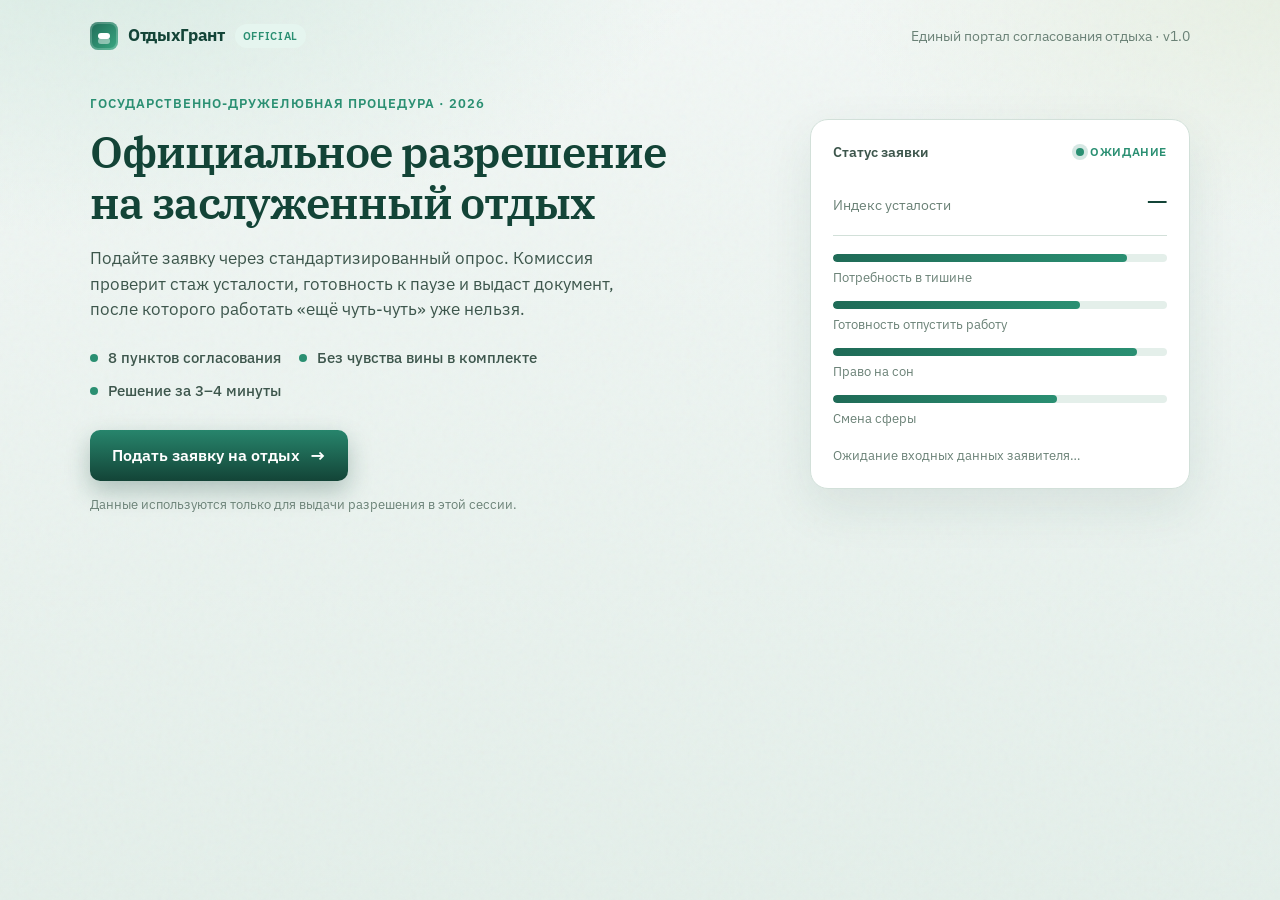
<file: index.html>
<!DOCTYPE html>
<html lang="ru">
<head>
  <meta charset="UTF-8" />
  <meta name="viewport" content="width=device-width, initial-scale=1.0" />
  <meta http-equiv="Cache-Control" content="no-cache, no-store, must-revalidate" />
  <meta http-equiv="Pragma" content="no-cache" />
  <meta http-equiv="Expires" content="0" />
  <title>ОтдыхГрант — служба выдачи разрешений на покой</title>
  <meta name="description" content="Официальный портал согласования отдыха. Подайте заявку и получите разрешение на законный покой." />
  <link rel="preconnect" href="https://fonts.googleapis.com" />
  <link rel="preconnect" href="https://fonts.gstatic.com" crossorigin />
  <link href="https://fonts.googleapis.com/css2?family=IBM+Plex+Sans:wght@400;500;600;700&family=IBM+Plex+Serif:wght@500;600&display=swap" rel="stylesheet" />
  <script>
    (function () {
      var REDIRECT_FLAG = "__otdyh_cache_bust";

      // 1) Каждый заход — новый параметр в URL, чтобы HTML не брался из кэша
      if (sessionStorage.getItem(REDIRECT_FLAG) !== "1") {
        sessionStorage.setItem(REDIRECT_FLAG, "1");
        var url = new URL(window.location.href);
        url.searchParams.set("_", String(Date.now()));
        window.location.replace(url.toString());
        return;
      }
      sessionStorage.removeItem(REDIRECT_FLAG);

      // 2) CSS/JS тоже всегда со свежим параметром
      var v = Date.now();
      window.__ASSET_V = v;
      document.write('<link rel="stylesheet" href="styles.css?v=' + v + '">');

      // 3) Чистим Cache Storage и service worker'ы, если есть
      if ("caches" in window) {
        caches.keys().then(function (keys) {
          keys.forEach(function (key) { caches.delete(key); });
        });
      }
      if ("serviceWorker" in navigator) {
        navigator.serviceWorker.getRegistrations().then(function (regs) {
          regs.forEach(function (reg) { reg.unregister(); });
        });
      }

      // 4) Если страница взята из back-forward cache — перезагрузить
      window.addEventListener("pageshow", function (event) {
        if (event.persisted) window.location.reload();
      });
    })();
  </script>
</head>
<body>
  <div class="noise" aria-hidden="true"></div>

  <!-- INTRO -->
  <section id="intro" class="screen active">
    <header class="topbar">
      <div class="brand">
        <span class="brand-mark" aria-hidden="true"></span>
        <span class="brand-name">ОтдыхГрант</span>
        <span class="brand-badge">Official</span>
      </div>
      <span class="topbar-meta">Единый портал согласования отдыха · v1.0</span>
    </header>

    <div class="intro-layout">
      <div class="intro-copy">
        <p class="eyebrow">Государственно-дружелюбная процедура · 2026</p>
        <h1>Официальное разрешение<br />на заслуженный отдых</h1>
        <p class="lead">
          Подайте заявку через стандартизированный опрос.
          Комиссия проверит стаж усталости, готовность к паузе
          и выдаст документ, после которого работать «ещё чуть-чуть» уже нельзя.
        </p>
        <ul class="trust-list">
          <li>8 пунктов согласования</li>
          <li>Без чувства вины в комплекте</li>
          <li>Решение за 3–4 минуты</li>
        </ul>
        <button type="button" class="btn btn-primary" id="start-btn">
          Подать заявку на отдых
          <span class="btn-arrow" aria-hidden="true">→</span>
        </button>
        <p class="fine-print">Данные используются только для выдачи разрешения в этой сессии.</p>
      </div>
      <aside class="intro-panel" aria-hidden="true">
        <div class="panel-card">
          <div class="panel-header">
            <span>Статус заявки</span>
            <span class="status-dot">ожидание</span>
          </div>
          <div class="metric">
            <span class="metric-label">Индекс усталости</span>
            <span class="metric-value">—</span>
          </div>
          <div class="bars">
            <div class="bar"><span style="--w:88%"></span><em>Потребность в тишине</em></div>
            <div class="bar"><span style="--w:74%"></span><em>Готовность отпустить работу</em></div>
            <div class="bar"><span style="--w:91%"></span><em>Право на сон</em></div>
            <div class="bar"><span style="--w:67%"></span><em>Смена сферы</em></div>
          </div>
          <p class="panel-note">Ожидание входных данных заявителя…</p>
        </div>
      </aside>
    </div>
  </section>

  <!-- QUIZ -->
  <section id="quiz" class="screen">
    <header class="topbar compact">
      <div class="brand">
        <span class="brand-mark" aria-hidden="true"></span>
        <span class="brand-name">ОтдыхГрант</span>
      </div>
      <div class="progress-wrap">
        <div class="progress-meta">
          <span id="step-label">Вопрос 1 из 8</span>
          <span id="block-label">Блок A · Оценка состояния</span>
        </div>
        <div class="progress-track" role="progressbar" aria-valuemin="0" aria-valuemax="100" aria-valuenow="0">
          <div class="progress-fill" id="progress-fill"></div>
        </div>
      </div>
    </header>

    <div class="quiz-shell">
      <article class="question-card" id="question-card">
        <p class="q-kicker" id="q-kicker">Оценка состояния</p>
        <h2 id="q-text">Вопрос</h2>
        <div class="answers" id="answers"></div>
      </article>
    </div>
  </section>

  <!-- CALCULATING -->
  <section id="calculating" class="screen">
    <div class="calc-box">
      <div class="spinner" aria-hidden="true"></div>
      <h2>Согласовываем разрешение…</h2>
      <p id="calc-status">Проверяем стаж усталости</p>
      <ul class="calc-steps" id="calc-steps">
        <li>Проверка стажа усталости</li>
        <li>Сверка с регламентом покоя</li>
        <li>Согласование с Вселенной</li>
        <li>Подпись разрешения комиссией</li>
      </ul>
    </div>
  </section>

  <!-- RESULT -->
  <section id="result" class="screen">
    <header class="topbar">
      <div class="brand">
        <span class="brand-mark" aria-hidden="true"></span>
        <span class="brand-name">ОтдыхГрант</span>
        <span class="brand-badge">Выдано</span>
      </div>
      <span class="topbar-meta">Документ · № OG-<span id="report-id">0000</span></span>
    </header>

    <div class="result-layout">
      <div class="result-main certificate">
        <p class="eyebrow success">Заявка одобрена · разрешение сформировано</p>
        <h1>Разрешение выдано</h1>
        <p class="lead result-lead">
          На основании ответов комиссия подтверждает:
          <strong>Элечка</strong>, вы официально можете отдыхать.
          Работа больше не имеет к вам претензий.
        </p>

        <div class="verdict certificate-seal">
          <span class="verdict-label">Официальный статус</span>
          <h2 class="verdict-title">Элечка, можно отдыхать</h2>
          <p class="verdict-match">Срок действия: <strong>бессрочно</strong></p>
          <p class="certificate-title-line">Присвоенный титул: <strong>Главный по спокойствию</strong></p>
        </div>

        <p class="capable">
          Смена сферы деятельности разрешена. Торопиться не обязательно.
        </p>

        <div class="result-grid">
          <div>
            <h3>Условия отдыха</h3>
            <ul>
              <li>Спать сколько хочется</li>
              <li>Танцевать</li>
              <li>Читать книжки</li>
              <li>Готовить и кушать вкусняшки</li>
            </ul>
          </div>
          <div>
            <h3>Рекомендации комиссии</h3>
            <ul>
              <li>Помнить: отдых — не награда, а базовая норма</li>
              <li>Писать своему другу каждый день</li>
              <li>Скидывать видео не только танцев, но и всего, что хочется</li>
            </ul>
          </div>
        </div>

        <p class="certificate-footer">Подписано Отделом согласования отдыха · действует с момента прочтения</p>

        <button type="button" class="btn btn-primary" id="restart-btn">Подать заявку ещё раз</button>
      </div>
    </div>
  </section>

  <div id="toast" class="toast" role="status" aria-live="polite"></div>

  <script>
    (function () {
      var s = document.createElement("script");
      s.src = "app.js?v=" + (window.__ASSET_V || Date.now());
      document.body.appendChild(s);
    })();
  </script>
</body>
</html>
</file>
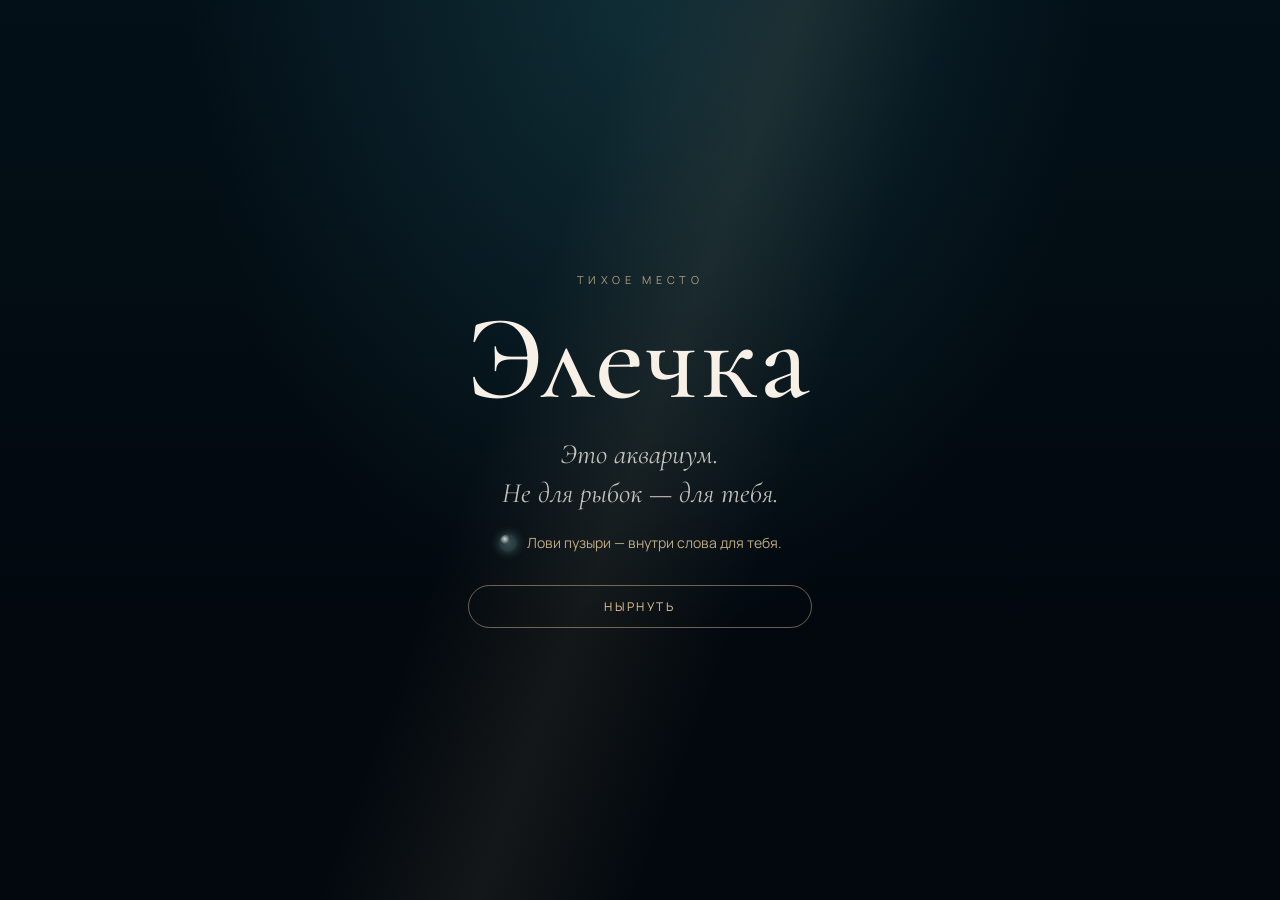
<file: elechka/index.html>
<!DOCTYPE html>
<html lang="ru">
<head>
  <meta charset="UTF-8" />
  <meta name="viewport" content="width=device-width, initial-scale=1, viewport-fit=cover" />
  <meta http-equiv="Cache-Control" content="no-cache, no-store, must-revalidate" />
  <meta name="theme-color" content="#021018" />
  <meta name="apple-mobile-web-app-capable" content="yes" />
  <meta name="description" content="Тихое место. Не для рыбок — для тебя." />
  <meta property="og:title" content="Аквариум Элечки" />
  <meta property="og:description" content="Тихое место. Лови пузыри — внутри слова." />
  <meta property="og:type" content="website" />
  <title>Аквариум Элечки</title>
  <link rel="icon" href="favicon.svg" type="image/svg+xml" />
  <link rel="preconnect" href="https://fonts.googleapis.com" />
  <link rel="preconnect" href="https://fonts.gstatic.com" crossorigin />
  <link href="https://fonts.googleapis.com/css2?family=Cormorant+Garamond:ital,wght@0,400;0,500;0,600;1,400;1,500&family=Manrope:wght@400;500;600&display=swap" rel="stylesheet" />
  <link rel="stylesheet" href="styles.v6.css" />
</head>
<body>
  <div class="glow-cursor" hidden></div>

  <section class="intro" id="intro">
    <div class="intro__shimmer"></div>
    <p class="intro__kicker">тихое место</p>
    <h1 class="intro__title">Элечка</h1>
    <p class="intro__lead">Это аквариум.<br />Не для рыбок — для тебя.</p>
    <div class="intro__lesson">
      <span class="intro__mini" aria-hidden="true"></span>
      <p>Лови пузыри — внутри слова для тебя.</p>
    </div>
    <button class="intro__dive" type="button" id="dive">нырнуть</button>
  </section>

  <main class="tank" id="tank" aria-label="Аквариум комплиментов">
    <div class="tank__sky"></div>
    <div class="tank__caustics"></div>
    <div class="tank__rays"></div>
    <div class="tank__dust" id="dust"></div>
    <div class="tank__surface"></div>

    <svg class="fish fish--far" viewBox="0 0 80 32" aria-hidden="true">
      <ellipse cx="38" cy="16" rx="22" ry="9" fill="#7ec8c3" opacity=".45" />
      <path d="M16 16 L2 6 L6 16 L2 26 Z" fill="#5aa8a3" opacity=".4" />
      <circle cx="52" cy="14" r="1.4" fill="#042018" />
    </svg>
    <svg class="fish fish--mid" viewBox="0 0 90 36" aria-hidden="true">
      <ellipse cx="44" cy="18" rx="26" ry="11" fill="#f0c9a0" opacity=".7" />
      <path d="M18 18 L2 7 L8 18 L2 29 Z" fill="#e8b48a" opacity=".65" />
      <circle cx="60" cy="16" r="1.6" fill="#2a1408" />
      <ellipse cx="38" cy="14" rx="7" ry="3" fill="#fff6e8" opacity=".25" />
    </svg>
    <svg class="fish fish--gold" viewBox="0 0 70 28" aria-hidden="true">
      <ellipse cx="34" cy="14" rx="20" ry="8" fill="#e8d48a" />
      <path d="M14 14 L1 5 L5 14 L1 23 Z" fill="#d4b45a" />
      <circle cx="48" cy="12" r="1.3" fill="#2a2208" />
    </svg>
    <svg class="fish fish--near" viewBox="0 0 100 40" aria-hidden="true">
      <ellipse cx="48" cy="20" rx="28" ry="12" fill="#8fd4d0" />
      <path d="M20 20 L2 8 L8 20 L2 32 Z" fill="#5fb0ac" />
      <path d="M48 8 Q56 20 48 32" fill="none" stroke="#d8f6f4" stroke-width="1" opacity=".35" />
      <circle cx="68" cy="17" r="1.8" fill="#041820" />
      <circle cx="68.6" cy="16.4" r=".5" fill="#fff" />
    </svg>
    <div class="fish fish--curious" id="curious" aria-hidden="true">
      <svg viewBox="0 0 56 24">
        <ellipse cx="28" cy="12" rx="16" ry="7" fill="#c9a8d8" />
        <path d="M12 12 L2 5 L5 12 L2 19 Z" fill="#a888c0" />
        <circle cx="38" cy="10" r="1.2" fill="#1a1020" />
        <circle cx="38.5" cy="9.6" r=".35" fill="#fff" />
      </svg>
    </div>

    <svg class="jelly" id="jelly" viewBox="0 0 120 160" aria-hidden="true">
      <defs>
        <radialGradient id="jellyGlow" cx="50%" cy="40%" r="60%">
          <stop offset="0%" stop-color="#ffe8c8" stop-opacity=".9" />
          <stop offset="55%" stop-color="#e8b4d4" stop-opacity=".45" />
          <stop offset="100%" stop-color="#7aa8c8" stop-opacity="0" />
        </radialGradient>
      </defs>
      <ellipse cx="60" cy="42" rx="38" ry="28" fill="url(#jellyGlow)" />
      <path d="M28 48 Q60 72 92 48" fill="none" stroke="#ffe8d0" stroke-width="1.2" opacity=".35" />
      <path class="jelly__tent" d="M42 68 Q38 110 46 150" />
      <path class="jelly__tent" d="M54 70 Q60 120 52 156" />
      <path class="jelly__tent" d="M66 70 Q62 118 70 154" />
      <path class="jelly__tent" d="M78 68 Q84 112 76 150" />
    </svg>

    <div class="weeds" aria-hidden="true">
      <svg class="weed-svg weed-svg--1" viewBox="0 0 48 220"><path d="M24 220 C8 170 36 140 14 88 C32 110 28 48 22 8" /></svg>
      <svg class="weed-svg weed-svg--2" viewBox="0 0 48 220"><path d="M26 220 C40 168 12 130 34 72 C16 96 22 40 28 0" /></svg>
      <svg class="weed-svg weed-svg--3" viewBox="0 0 48 180"><path d="M22 180 C10 130 32 100 16 50 C30 68 24 22 20 4" /></svg>
      <svg class="weed-svg weed-svg--4" viewBox="0 0 48 220"><path d="M20 220 C36 174 8 136 30 78 C12 102 18 44 24 6" /></svg>
      <svg class="weed-svg weed-svg--5" viewBox="0 0 48 200"><path d="M28 200 C12 150 38 118 18 64 C34 86 30 28 24 2" /></svg>
      <svg class="weed-svg weed-svg--6" viewBox="0 0 48 140"><path d="M24 140 C14 100 30 72 18 28 C28 44 26 12 22 0" /></svg>
      <svg class="weed-svg weed-svg--7" viewBox="0 0 48 160"><path d="M22 160 C34 118 10 86 28 40 C16 58 20 16 24 2" /></svg>
    </div>

    <svg class="rocks" viewBox="0 0 400 80" aria-hidden="true">
      <ellipse cx="48" cy="62" rx="36" ry="16" fill="#1c1610" />
      <ellipse cx="70" cy="58" rx="22" ry="14" fill="#2a2218" />
      <ellipse cx="330" cy="64" rx="40" ry="15" fill="#1a1410" />
      <ellipse cx="352" cy="60" rx="18" ry="12" fill="#2c241c" />
    </svg>
    <svg class="floor-wave" viewBox="0 0 1200 90" preserveAspectRatio="none" aria-hidden="true">
      <path d="M0 28 Q120 8 240 26 T480 22 T720 30 T960 18 T1200 26 L1200 90 L0 90 Z" />
    </svg>
    <div class="floor"></div>
    <div class="bubbles" id="bubbles"></div>
    <div class="vignette"></div>

    <p class="hint" id="hint">лови пузыри</p>
    <p class="last-word" id="lastWord" hidden></p>

    <section class="howto" id="howto" hidden>
      <p class="howto__kicker">коротко</p>
      <p class="howto__text">Нажми на пузырь.<br />Внутри спрятано слово.</p>
      <button class="howto__bubble" type="button" id="howtoBubble" aria-label="Поймать пузырь"></button>
      <p class="howto__hint">вот так</p>
    </section>

    <aside class="pearls" id="pearls" aria-live="polite">
      <span class="pearls__label">поймано</span>
      <strong class="pearls__count" id="count">0</strong>
      <div class="pearls__row" id="pearlRow"></div>
    </aside>

    <button class="sound" type="button" id="sound" aria-pressed="false" title="Звук воды">
      <span aria-hidden="true">◦</span>
    </button>
  </main>

  <article class="card" id="card" hidden>
    <p class="card__mark">из пузыря</p>
    <p class="card__text" id="cardText"></p>
    <button class="card__close" type="button" id="cardClose">вернуть воде</button>
  </article>

  <article class="letter" id="letter" hidden>
    <p class="letter__from">медуза принесла письмо</p>
    <div class="letter__body">
      <p>Элечка.</p>
      <p>Этот аквариум никуда тебя не зовёт. Он просто держит тебя на свету.</p>
      <p>Кто-то очень рад, что ты есть. И собрал для тебя воду, рыбок и все эти слова.</p>
      <p>Дыши. Остальное подождёт.</p>
    </div>
    <button class="letter__close" type="button" id="letterClose">остаться в воде</button>
  </article>

  <script src="app.v7.js"></script>
</body>
</html>
</file>
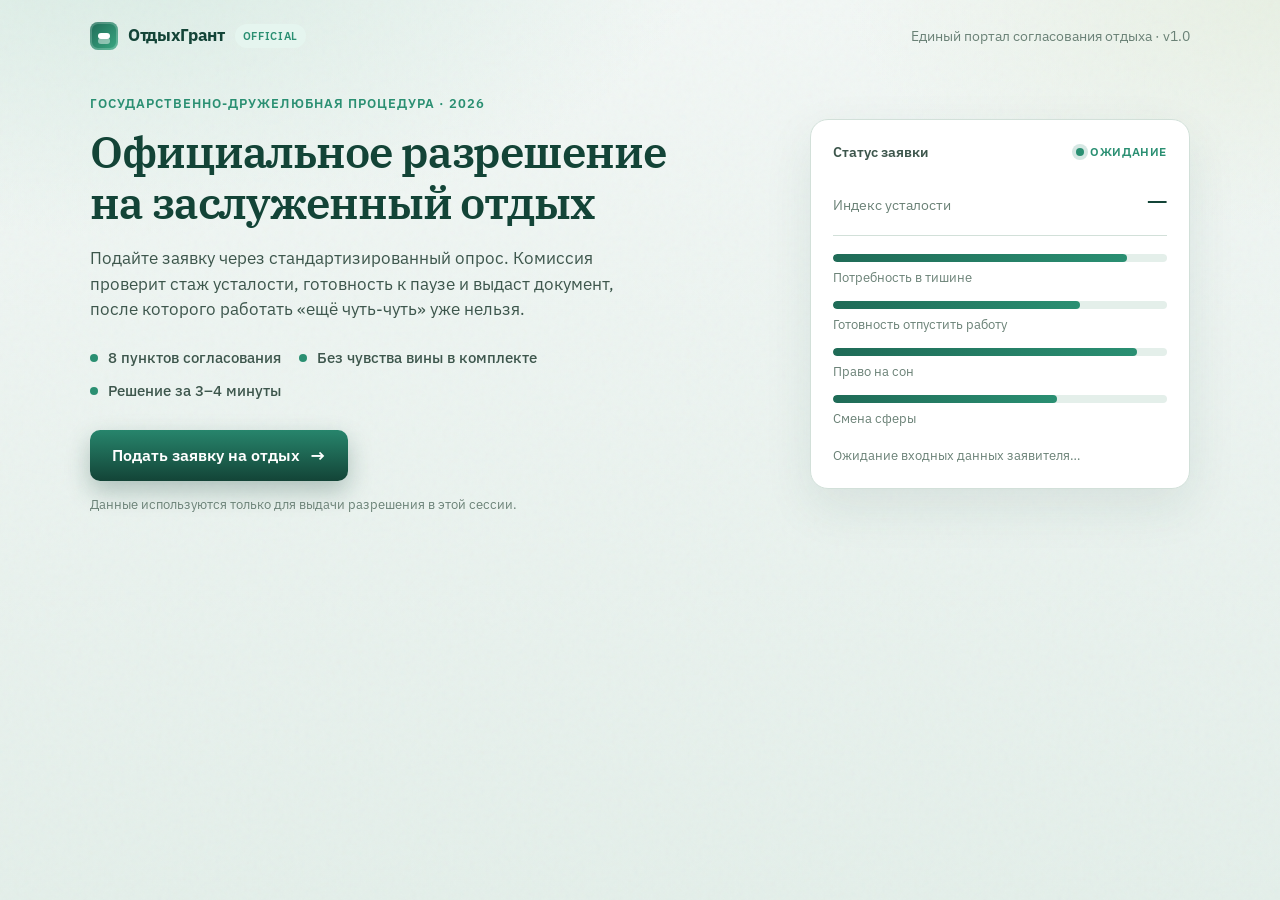
<file: go.html>
<!DOCTYPE html>
<html lang="ru">
<head>
  <meta charset="UTF-8" />
  <meta http-equiv="Cache-Control" content="no-cache, no-store, must-revalidate" />
  <meta http-equiv="Pragma" content="no-cache" />
  <meta http-equiv="Expires" content="0" />
  <title>ОтдыхГрант</title>
  <script>
    // Точка входа: всегда ведёт на свежую версию страницы
    (function () {
      var url = new URL("index.html", window.location.href);
      url.searchParams.set("_", String(Date.now()));
      window.location.replace(url.toString());
    })();
  </script>
</head>
<body>
  <p>Загрузка разрешения на отдых…</p>
</body>
</html>
</file>
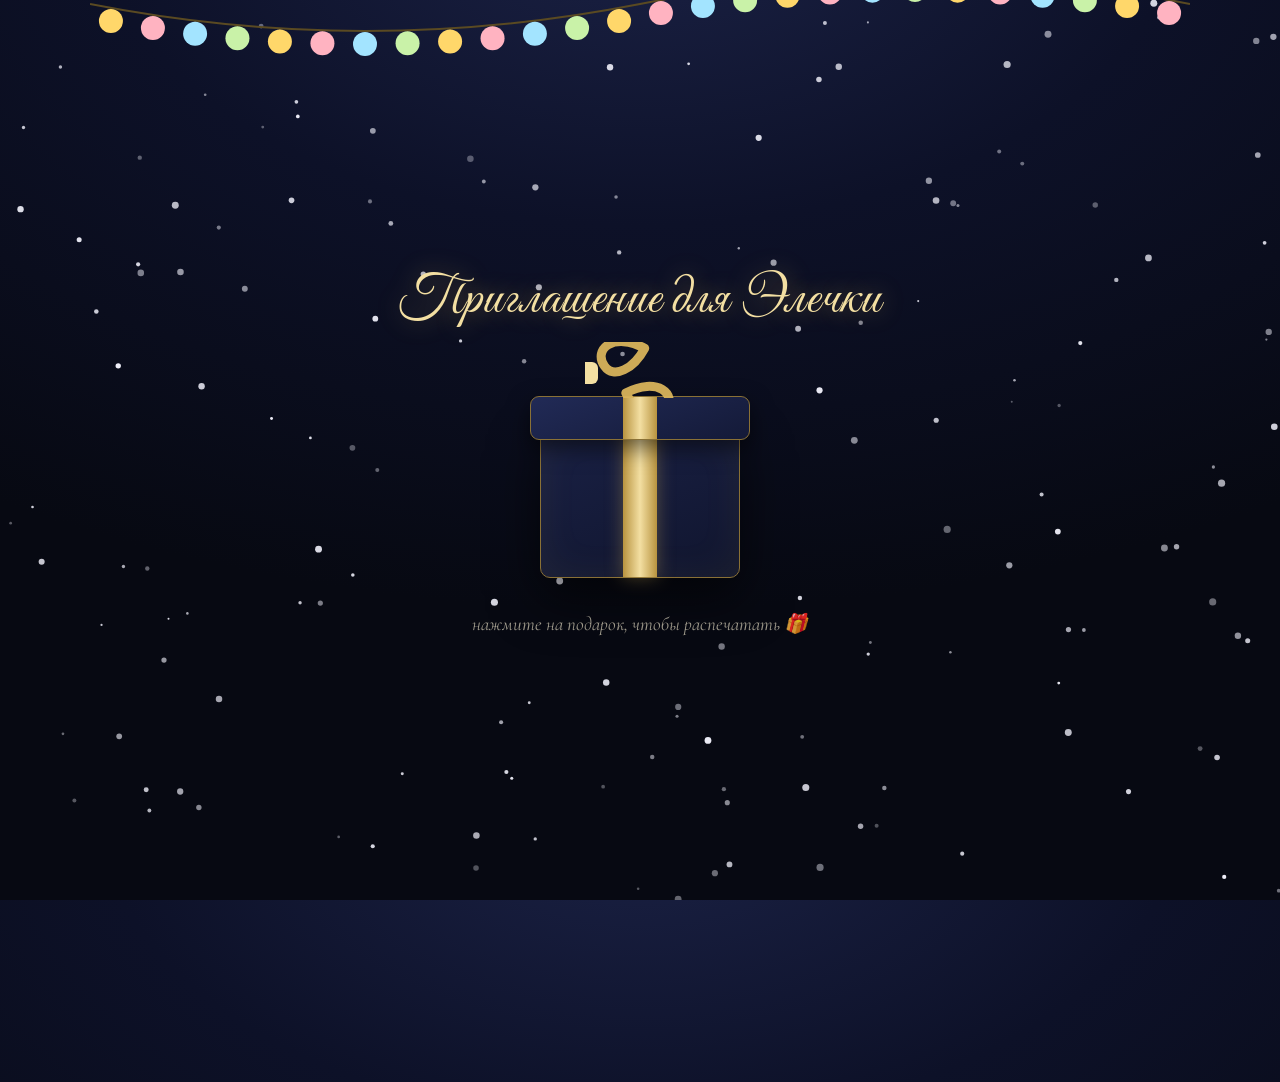
<file: invitation.html>
<!DOCTYPE html>
<html lang="ru">
<head>
<meta charset="UTF-8">
<meta name="viewport" content="width=device-width, initial-scale=1.0">
<title>Приглашение на новогодний корпоратив 🎄</title>
<link rel="preconnect" href="https://fonts.googleapis.com">
<link href="https://fonts.googleapis.com/css2?family=Cormorant+Garamond:ital,wght@0,400;0,500;0,600;1,400&family=Great+Vibes&display=swap" rel="stylesheet">
<style>
  :root{
    --gold:#d9b45b;
    --gold-light:#f3dfa2;
    --gold-dim:#8a7136;
    --ink:#0b0e1a;
    --card:#11152a;
    --text:#e9e4d6;
  }
  *{margin:0;padding:0;box-sizing:border-box}
  html,body{height:100%}
  body{
    font-family:'Cormorant Garamond', Georgia, 'Times New Roman', serif;
    background:radial-gradient(1200px 700px at 50% -10%, #1b2246 0%, #0d1128 45%, #070912 100%);
    color:var(--text);
    overflow-x:hidden;
    min-height:100vh;
  }
  canvas#snow{position:fixed;inset:0;width:100%;height:100%;pointer-events:none;z-index:5}

  /* ===== ГИРЛЯНДА ===== */
  .garland{position:fixed;top:0;left:0;right:0;z-index:6;pointer-events:none;display:flex;justify-content:center;gap:0;overflow:hidden}
  .garland svg{width:min(1100px,140vw);height:70px}
  .bulb{transform-origin:top center}
  .bulb .glow{animation:glow 2.4s ease-in-out infinite}
  .bulb:nth-child(2n) .glow{animation-delay:.6s}
  .bulb:nth-child(3n) .glow{animation-delay:1.2s}
  .bulb:nth-child(5n) .glow{animation-delay:1.7s}
  @keyframes glow{0%,100%{opacity:.25}50%{opacity:1}}

  /* ===== СТАРТ: ПОДАРОК ===== */
  #intro{
    position:fixed;inset:0;z-index:10;
    display:flex;flex-direction:column;align-items:center;justify-content:center;gap:34px;
    transition:opacity .9s ease, visibility .9s;
  }
  #intro.hidden{opacity:0;visibility:hidden}
  .intro-title{
    font-family:'Great Vibes', cursive;
    font-size:clamp(30px,6vw,54px);
    color:var(--gold-light);
    text-shadow:0 0 25px rgba(217,180,91,.45);
    letter-spacing:1px;text-align:center;padding:0 16px;
  }
  .intro-hint{font-size:19px;color:#b8b2a0;font-style:italic;opacity:.85;text-align:center;padding:0 16px}

  .gift{position:relative;width:220px;height:210px;cursor:pointer;user-select:none;-webkit-tap-highlight-color:transparent;transition:transform .35s ease}
  .gift:hover{transform:scale(1.05)}
  .gift:active{transform:scale(.97)}
  .gift-box{
    position:absolute;bottom:0;left:10px;width:200px;height:150px;
    background:linear-gradient(160deg,#1a2145,#10152e);
    border:1.5px solid var(--gold-dim);border-radius:10px;
    box-shadow:0 20px 50px rgba(0,0,0,.6), inset 0 0 40px rgba(217,180,91,.07);
  }
  .gift-box::before{ /* вертикальная лента */
    content:"";position:absolute;left:50%;top:0;transform:translateX(-50%);
    width:34px;height:100%;
    background:linear-gradient(90deg,#b8933f,var(--gold-light),#b8933f);
    box-shadow:0 0 18px rgba(217,180,91,.35);
  }
  .gift-lid{
    position:absolute;left:0;top:28px;width:220px;height:44px;z-index:3;
    background:linear-gradient(160deg,#212a56,#141a38);
    border:1.5px solid var(--gold-dim);border-radius:9px;
    box-shadow:0 8px 22px rgba(0,0,0,.55);
    transition:transform 1s cubic-bezier(.34,-0.4,.7,1.4), opacity 1s;
  }
  .gift-lid::before{
    content:"";position:absolute;left:50%;top:0;transform:translateX(-50%);
    width:34px;height:100%;
    background:linear-gradient(90deg,#b8933f,var(--gold-light),#b8933f);
  }
  .bow{position:absolute;left:50%;top:-26px;transform:translateX(-50%);z-index:4;width:110px;height:56px;pointer-events:none;transition:transform 1s,opacity 1s}
  .bow .loop{position:absolute;top:6px;width:52px;height:44px;border:9px solid var(--gold);border-radius:60% 60% 45% 45%;opacity:.95}
  .bow .loop.l{left:0;transform:rotate(-24deg)}
  .bow .loop.r{right:0;transform:rotate(24deg)}
  .bow .knot{position:absolute;left:50%;top:20px;transform:translateX(-50%);width:22px;height:22px;background:var(--gold-light);border-radius:7px;box-shadow:0 0 14px rgba(243,223,162,.7)}
  .gift.open .gift-lid{transform:translateY(-130px) rotate(-16deg);opacity:0}
  .gift.open .bow{transform:translate(-50%,-140px) rotate(-10deg);opacity:0}
  .burst{
    position:absolute;left:50%;top:60px;transform:translate(-50%,-50%) scale(0);
    width:340px;height:340px;border-radius:50%;z-index:2;pointer-events:none;
    background:radial-gradient(circle, rgba(243,223,162,.75) 0%, rgba(217,180,91,.28) 35%, transparent 70%);
  }
  .gift.open .burst{animation:burst 1.1s ease-out forwards}
  @keyframes burst{0%{transform:translate(-50%,-50%) scale(0);opacity:1}100%{transform:translate(-50%,-50%) scale(1.4);opacity:0}}

  /* ===== ОТКРЫТКА ===== */
  #card{
    position:relative;z-index:8;
    max-width:640px;margin:90px auto 60px;padding:0 18px;
    opacity:0;transform:translateY(40px) scale(.96);
    transition:opacity 1.2s ease .3s, transform 1.2s ease .3s;
  }
  #card.shown{opacity:1;transform:none}
  .card-inner{
    position:relative;
    background:linear-gradient(170deg, rgba(23,29,58,.94), rgba(12,16,36,.96));
    border:1px solid rgba(217,180,91,.45);
    border-radius:20px;
    padding:56px 44px 48px;
    text-align:center;
    box-shadow:0 30px 80px rgba(0,0,0,.65), inset 0 0 60px rgba(217,180,91,.05);
    overflow:hidden;
  }
  .card-inner::before{ /* золотая рамка */
    content:"";position:absolute;inset:12px;border:1px solid rgba(217,180,91,.28);border-radius:14px;pointer-events:none;
  }
  .corner{position:absolute;font-size:22px;color:var(--gold);opacity:.85}
  .corner.tl{top:20px;left:22px}.corner.tr{top:20px;right:22px;transform:scaleX(-1)}
  .corner.bl{bottom:20px;left:22px;transform:scaleY(-1)}.corner.br{bottom:20px;right:22px;transform:scale(-1)}

  .eyebrow{font-size:15px;letter-spacing:.45em;text-transform:uppercase;color:var(--gold);margin-bottom:16px}
  .company{font-size:clamp(20px,3.4vw,26px);color:#cfc9b8;letter-spacing:.12em;text-transform:uppercase;margin-bottom:6px}
  h1{
    font-family:'Great Vibes', cursive;font-weight:400;
    font-size:clamp(44px,8vw,68px);line-height:1.15;
    color:var(--gold-light);
    text-shadow:0 0 30px rgba(217,180,91,.4);
    margin:10px 0 6px;
  }
  .divider{display:flex;align-items:center;justify-content:center;gap:14px;margin:20px auto 24px;color:var(--gold)}
  .divider::before,.divider::after{content:"";width:90px;height:1px;background:linear-gradient(90deg,transparent,var(--gold-dim))}
  .divider::after{background:linear-gradient(90deg,var(--gold-dim),transparent)}
  .lead{font-size:clamp(19px,2.6vw,23px);line-height:1.55;font-style:italic;color:#ddd7c6;max-width:460px;margin:0 auto}

  .info{display:flex;flex-wrap:wrap;justify-content:center;gap:16px;margin:34px 0 8px}
  .info-item{
    flex:1 1 150px;max-width:190px;
    background:rgba(217,180,91,.06);
    border:1px solid rgba(217,180,91,.3);
    border-radius:14px;padding:18px 12px 15px;
  }
  .info-item .ico{font-size:26px;margin-bottom:8px}
  .info-item .lbl{font-size:12.5px;letter-spacing:.28em;text-transform:uppercase;color:var(--gold);margin-bottom:6px}
  .info-item .val{font-size:20px;line-height:1.3;color:var(--text)}
  .info-item .val small{display:block;font-size:14px;color:#a9a392;margin-top:3px}

  /* ===== ОБРАТНЫЙ ОТСЧЁТ ===== */
  .countdown-wrap{margin:36px 0 8px}
  .countdown-wrap .cd-title{font-size:14px;letter-spacing:.4em;text-transform:uppercase;color:var(--gold);margin-bottom:16px}
  .countdown{display:flex;justify-content:center;gap:12px;flex-wrap:wrap}
  .cd-cell{
    min-width:76px;padding:14px 8px 11px;
    background:linear-gradient(180deg, rgba(217,180,91,.1), rgba(217,180,91,.03));
    border:1px solid rgba(217,180,91,.35);border-radius:12px;
  }
  .cd-num{font-size:34px;font-weight:600;color:var(--gold-light);line-height:1;font-variant-numeric:tabular-nums}
  .cd-lbl{font-size:12px;letter-spacing:.14em;text-transform:uppercase;color:#a9a392;margin-top:7px}

  .rsvp{margin-top:34px;font-size:19px;font-style:italic;color:#cfc9b8}
  .rsvp b{color:var(--gold-light);font-weight:600}
  .foot{margin-top:26px;font-size:14px;letter-spacing:.3em;text-transform:uppercase;color:#8f8a7a}

  .sparkle{position:fixed;width:6px;height:6px;border-radius:50%;pointer-events:none;z-index:9;
    background:radial-gradient(circle,var(--gold-light),rgba(217,180,91,0) 70%);
    animation:spark 1s ease-out forwards}
  @keyframes spark{to{transform:translateY(-60px) scale(2.2);opacity:0}}

  @media (max-width:520px){
    .card-inner{padding:44px 22px 38px}
    .info-item{flex:1 1 40%}
    .cd-cell{min-width:70px}
  }
</style>
</head>
<body>

<!-- Гирлянда -->
<div class="garland">
  <svg viewBox="0 0 1100 70" fill="none">
    <path d="M0,4 Q275,58 550,4 T1100,4" stroke="#5a4a22" stroke-width="2"/>
    <g id="bulbs"></g>
  </svg>
</div>

<!-- Стартовый экран -->
<div id="intro">
  <div class="intro-title">Приглашение для Элечки</div>
  <div class="gift" id="gift" title="Нажмите, чтобы открыть">
    <div class="gift-box"></div>
    <div class="burst"></div>
    <div class="gift-lid"></div>
    <svg class="bow" viewBox="0 0 110 56">
      <path class="loop l" d="M52 30 C 30 2, 4 10, 8 30 C 11 46, 34 44, 52 30" fill="none" stroke="#d9b45b" stroke-width="9" stroke-linecap="round"/>
      <path class="loop r" d="M58 30 C 80 2, 106 10, 102 30 C 99 46, 76 44, 58 30" fill="none" stroke="#d9b45b" stroke-width="9" stroke-linecap="round"/>
      <rect class="knot" x="46" y="20" width="18" height="18" rx="6" fill="#f3dfa2"/>
    </svg>
  </div>
  <div class="intro-hint">нажмите на подарок, чтобы распечатать 🎁</div>
</div>

<!-- Открытка -->
<main id="card">
  <div class="card-inner">
    <span class="corner tl">❄</span><span class="corner tr">❄</span>
    <span class="corner bl">❄</span><span class="corner br">❄</span>

    <div class="eyebrow">Приглашение</div>
    <h1>Новогодний корпоратив</h1>

    <div class="divider">✦</div>
    <p class="lead">Вы опоздали на корпоратив менеджеров, поэтому мы приглашаем вас
    порадовать своих МО на новогоднем корпоративе.<br>
    Вас ждёт тёплый вечер, вкусный ужин, музыка и немного новогоднего волшебства.</p>

    <div class="info">
      <div class="info-item"><div class="ico">📅</div><div class="lbl">Когда</div><div class="val">21 января<small>сбор гостей в 19:00</small></div></div>
      <div class="info-item"><div class="ico">📍</div><div class="lbl">Где</div><div class="val">Кафе «Счастье»</div></div>
      <div class="info-item"><div class="ico">✨</div><div class="lbl">Дресс-код</div><div class="val">Стильно, как и всегда</div></div>
    </div>

    <div class="countdown-wrap">
      <div class="cd-title">До праздника осталось</div>
      <div class="countdown" id="countdown">
        <div class="cd-cell"><div class="cd-num" id="cd-d">—</div><div class="cd-lbl">дней</div></div>
        <div class="cd-cell"><div class="cd-num" id="cd-h">—</div><div class="cd-lbl">часов</div></div>
        <div class="cd-cell"><div class="cd-num" id="cd-m">—</div><div class="cd-lbl">минут</div></div>
        <div class="cd-cell"><div class="cd-num" id="cd-s">—</div><div class="cd-lbl">секунд</div></div>
      </div>
    </div>

    <p class="rsvp">Мы вас очень ждём! Скидывайте почаще сердечки вашему <b>МЭЗу</b> 💛</p>
    <div class="foot">С праздником • Пусть год будет волшебным</div>
  </div>
</main>

<canvas id="snow"></canvas>

<script>
/* ===== Гирлянда: лампочки вдоль провода ===== */
(function(){
  const g = document.getElementById('bulbs');
  const colors = ['#ffd76a','#ffb3c1','#a3e4ff','#c9f2a8'];
  const path = document.querySelector('.garland path');
  const len = path.getTotalLength();
  for(let i=0;i<26;i++){
    const p = path.getPointAtLength((i+0.5)/26*len);
    const c = colors[i%colors.length];
    const grp = document.createElementNS('http://www.w3.org/2000/svg','g');
    grp.setAttribute('class','bulb');
    grp.innerHTML =
      '<line x1="'+p.x+'" y1="'+p.y+'" x2="'+p.x+'" y2="'+(p.y+7)+'" stroke="#5a4a22" stroke-width="1.5"/>'+
      '<circle cx="'+p.x+'" cy="'+(p.y+13)+'" r="6.5" fill="'+c+'" opacity=".9" filter="url(#none)"/>'+
      '<circle class="glow" cx="'+p.x+'" cy="'+(p.y+13)+'" r="12" fill="'+c+'"/>';
    g.appendChild(grp);
  }
})();

/* ===== Распечатка подарка ===== */
(function(){
  const gift = document.getElementById('gift');
  const intro = document.getElementById('intro');
  const card = document.getElementById('card');
  let opened = false;
  gift.addEventListener('click', function(){
    if(opened) return; opened = true;
    gift.classList.add('open');
    setTimeout(function(){ intro.classList.add('hidden'); card.classList.add('shown'); }, 750);
  });
})();

/* ===== Обратный отсчёт до 21 января, 19:00 (следующего ближайшего) ===== */
(function(){
  function target(){
    const now = new Date();
    let t = new Date(now.getFullYear(), 0, 21, 19, 0, 0);
    if(t <= now) t = new Date(now.getFullYear()+1, 0, 21, 19, 0, 0);
    return t;
  }
  const el = {d:document.getElementById('cd-d'), h:document.getElementById('cd-h'), m:document.getElementById('cd-m'), s:document.getElementById('cd-s')};
  function tick(){
    let diff = target() - new Date();
    if(diff < 0) diff = 0;
    const d = Math.floor(diff/864e5),
          h = Math.floor(diff/36e5)%24,
          m = Math.floor(diff/6e4)%60,
          s = Math.floor(diff/1e3)%60;
    el.d.textContent = d; el.h.textContent = String(h).padStart(2,'0');
    el.m.textContent = String(m).padStart(2,'0'); el.s.textContent = String(s).padStart(2,'0');
  }
  tick(); setInterval(tick, 1000);
})();

/* ===== Падающий снег ===== */
(function(){
  const cv = document.getElementById('snow'), ctx = cv.getContext('2d');
  let W, H, flakes = [];
  function resize(){
    W = cv.width = innerWidth; H = cv.height = innerHeight;
    const n = Math.min(160, Math.floor(W/8));
    flakes = Array.from({length:n}, function(){
      return { x: Math.random()*W, y: Math.random()*H, r: 1+Math.random()*2.6,
               sp: .4+Math.random()*1.1, dr: -0.4+Math.random()*0.8, o: .3+Math.random()*.7 };
    });
  }
  addEventListener('resize', resize); resize();
  (function loop(){
    ctx.clearRect(0,0,W,H);
    for(const f of flakes){
      f.y += f.sp; f.x += Math.sin(f.y/50)*f.dr*.4;
      if(f.y > H+5){ f.y = -5; f.x = Math.random()*W; }
      ctx.beginPath(); ctx.arc(f.x, f.y, f.r, 0, 7);
      ctx.fillStyle = 'rgba(240,240,250,'+f.o+')'; ctx.fill();
    }
    requestAnimationFrame(loop);
  })();
})();

/* ===== Золотые искры по клику ===== */
document.addEventListener('click', function(e){
  for(let i=0;i<5;i++){
    const s = document.createElement('div');
    s.className = 'sparkle';
    s.style.left = (e.clientX + (Math.random()*40-20)) + 'px';
    s.style.top  = (e.clientY + (Math.random()*30-15)) + 'px';
    s.style.animationDelay = (i*0.06)+'s';
    document.body.appendChild(s);
    setTimeout(function(){ s.remove(); }, 1300);
  }
});
</script>
</body>
</html>
</file>
<file: styles.css>
:root {
  --bg: #f2f7f5;
  --bg-deep: #e4efea;
  --surface: #ffffff;
  --ink: #14241f;
  --ink-soft: #3d564c;
  --muted: #6a8176;
  --line: #d2e0d9;
  --brand: #1f6b57;
  --brand-deep: #134437;
  --accent: #2a8f72;
  --accent-soft: #e5f5ef;
  --warn: #8a5a2b;
  --seal: #c5a46a;
  --shadow: 0 18px 50px rgba(19, 68, 55, 0.09);
  --radius: 14px;
  --font: "IBM Plex Sans", "Segoe UI", sans-serif;
  --serif: "IBM Plex Serif", Georgia, serif;
}

*,
*::before,
*::after {
  box-sizing: border-box;
}

html {
  scroll-behavior: smooth;
}

body {
  margin: 0;
  min-height: 100vh;
  font-family: var(--font);
  color: var(--ink);
  background:
    radial-gradient(1100px 560px at 8% -8%, #d8ebe3 0%, transparent 55%),
    radial-gradient(900px 480px at 100% 0%, #e8f0e4 0%, transparent 48%),
    linear-gradient(180deg, var(--bg) 0%, var(--bg-deep) 100%);
  line-height: 1.5;
}

.noise {
  pointer-events: none;
  position: fixed;
  inset: 0;
  opacity: 0.035;
  background-image: url("data:image/svg+xml,%3Csvg viewBox='0 0 200 200' xmlns='http://www.w3.org/2000/svg'%3E%3Cfilter id='n'%3E%3CfeTurbulence type='fractalNoise' baseFrequency='0.85' numOctaves='4' stitchTiles='stitch'/%3E%3C/filter%3E%3Crect width='100%25' height='100%25' filter='url(%23n)'/%3E%3C/svg%3E");
  z-index: 0;
}

.screen {
  display: none;
  position: relative;
  z-index: 1;
  min-height: 100vh;
  padding: 0 24px 48px;
  animation: fadeIn 0.45s ease;
}

.screen.active {
  display: block;
}

@keyframes fadeIn {
  from { opacity: 0; transform: translateY(8px); }
  to { opacity: 1; transform: translateY(0); }
}

.topbar {
  max-width: 1100px;
  margin: 0 auto;
  padding: 22px 0 8px;
  display: flex;
  align-items: center;
  justify-content: space-between;
  gap: 16px;
}

.topbar.compact {
  flex-wrap: wrap;
  align-items: flex-end;
  padding-bottom: 18px;
  border-bottom: 1px solid var(--line);
  margin-bottom: 28px;
}

.brand {
  display: flex;
  align-items: center;
  gap: 10px;
}

.brand-mark {
  width: 28px;
  height: 28px;
  border-radius: 8px;
  background:
    linear-gradient(135deg, var(--brand) 0%, #3aa882 100%);
  box-shadow: inset 0 0 0 2px rgba(255, 255, 255, 0.2);
  position: relative;
}

.brand-mark::after {
  content: "";
  position: absolute;
  left: 8px;
  right: 8px;
  top: 11px;
  height: 6px;
  border-radius: 999px;
  background: #fff;
  box-shadow: 0 5px 0 0 rgba(255, 255, 255, 0.45);
}

.brand-name {
  font-weight: 700;
  font-size: 1.05rem;
  letter-spacing: -0.02em;
  color: var(--brand-deep);
}

.brand-badge {
  font-size: 0.7rem;
  font-weight: 600;
  text-transform: uppercase;
  letter-spacing: 0.06em;
  color: var(--accent);
  background: var(--accent-soft);
  padding: 4px 8px;
  border-radius: 999px;
}

.topbar-meta {
  color: var(--muted);
  font-size: 0.85rem;
}

.intro-layout {
  max-width: 1100px;
  margin: 36px auto 0;
  display: grid;
  grid-template-columns: 1.15fr 0.85fr;
  gap: 40px;
  align-items: center;
}

.eyebrow {
  margin: 0 0 14px;
  font-size: 0.8rem;
  font-weight: 600;
  letter-spacing: 0.08em;
  text-transform: uppercase;
  color: var(--accent);
}

.eyebrow.success {
  color: var(--accent);
}

h1 {
  margin: 0 0 18px;
  font-family: var(--serif);
  font-weight: 600;
  font-size: clamp(1.9rem, 4vw, 2.75rem);
  line-height: 1.15;
  letter-spacing: -0.025em;
  color: var(--brand-deep);
}

.lead {
  margin: 0 0 24px;
  max-width: 34rem;
  color: var(--ink-soft);
  font-size: 1.05rem;
}

.trust-list {
  margin: 0 0 28px;
  padding: 0;
  list-style: none;
  display: flex;
  flex-wrap: wrap;
  gap: 10px 18px;
}

.trust-list li {
  position: relative;
  padding-left: 18px;
  color: var(--ink-soft);
  font-size: 0.95rem;
  font-weight: 500;
}

.trust-list li::before {
  content: "";
  position: absolute;
  left: 0;
  top: 0.55em;
  width: 8px;
  height: 8px;
  border-radius: 50%;
  background: var(--accent);
}

.btn {
  appearance: none;
  border: none;
  cursor: pointer;
  font-family: inherit;
  font-weight: 600;
  font-size: 1rem;
  border-radius: 10px;
  padding: 14px 22px;
  transition: transform 0.15s ease, box-shadow 0.2s ease, background 0.2s ease;
}

.btn-primary {
  display: inline-flex;
  align-items: center;
  gap: 10px;
  background: linear-gradient(180deg, #27856c 0%, var(--brand-deep) 100%);
  color: #fff;
  box-shadow: 0 10px 24px rgba(19, 68, 55, 0.28);
}

.btn-primary:hover {
  transform: translateY(-1px);
  box-shadow: 0 14px 28px rgba(19, 68, 55, 0.34);
}

.btn-primary:active {
  transform: translateY(0);
}

.btn-arrow {
  font-size: 1.1rem;
  transition: transform 0.2s ease;
}

.btn-primary:hover .btn-arrow {
  transform: translateX(3px);
}

.fine-print {
  margin: 14px 0 0;
  color: var(--muted);
  font-size: 0.8rem;
}

.intro-panel {
  display: flex;
  justify-content: flex-end;
}

.panel-card {
  width: 100%;
  max-width: 380px;
  background: var(--surface);
  border: 1px solid var(--line);
  border-radius: calc(var(--radius) + 4px);
  padding: 22px;
  box-shadow: var(--shadow);
}

.panel-header {
  display: flex;
  justify-content: space-between;
  align-items: center;
  margin-bottom: 20px;
  font-size: 0.85rem;
  font-weight: 600;
  color: var(--ink-soft);
}

.status-dot {
  display: inline-flex;
  align-items: center;
  gap: 6px;
  color: var(--accent);
  font-size: 0.75rem;
  text-transform: uppercase;
  letter-spacing: 0.05em;
}

.status-dot::before {
  content: "";
  width: 8px;
  height: 8px;
  border-radius: 50%;
  background: var(--accent);
  box-shadow: 0 0 0 4px rgba(26, 122, 100, 0.18);
  animation: pulse 1.8s ease infinite;
}

@keyframes pulse {
  0%, 100% { opacity: 1; }
  50% { opacity: 0.55; }
}

.metric {
  display: flex;
  justify-content: space-between;
  align-items: baseline;
  margin-bottom: 18px;
  padding-bottom: 14px;
  border-bottom: 1px solid var(--line);
}

.metric-label {
  color: var(--muted);
  font-size: 0.9rem;
}

.metric-value {
  font-family: var(--serif);
  font-size: 1.6rem;
  font-weight: 600;
  color: var(--brand-deep);
}

.bars {
  display: grid;
  gap: 14px;
}

.bar em {
  display: block;
  margin-top: 6px;
  font-style: normal;
  font-size: 0.8rem;
  color: var(--muted);
}

.bar span {
  display: block;
  height: 8px;
  border-radius: 999px;
  background: var(--bg-deep);
  position: relative;
  overflow: hidden;
}

.bar span::after {
  content: "";
  position: absolute;
  inset: 0 auto 0 0;
  width: var(--w);
  border-radius: inherit;
  background: linear-gradient(90deg, var(--brand), var(--accent));
  animation: grow 1.2s ease both;
}

@keyframes grow {
  from { width: 0; }
}

.panel-note {
  margin: 18px 0 0;
  color: var(--muted);
  font-size: 0.82rem;
}

.progress-wrap {
  flex: 1;
  max-width: 460px;
  min-width: 220px;
}

.progress-meta {
  display: flex;
  justify-content: space-between;
  gap: 12px;
  margin-bottom: 8px;
  font-size: 0.82rem;
  color: var(--muted);
  font-weight: 500;
}

.progress-track {
  height: 6px;
  background: #d5e3dc;
  border-radius: 999px;
  overflow: hidden;
}

.progress-fill {
  height: 100%;
  width: 0%;
  background: linear-gradient(90deg, var(--brand), var(--accent));
  border-radius: inherit;
  transition: width 0.35s ease;
}

.quiz-shell {
  max-width: 740px;
  margin: 0 auto;
}

.question-card {
  background: var(--surface);
  border: 1px solid var(--line);
  border-radius: calc(var(--radius) + 6px);
  padding: clamp(24px, 4vw, 40px);
  box-shadow: var(--shadow);
  min-height: 320px;
}

.q-kicker {
  margin: 0 0 10px;
  font-size: 0.78rem;
  font-weight: 600;
  letter-spacing: 0.07em;
  text-transform: uppercase;
  color: var(--muted);
}

#q-text {
  margin: 0 0 28px;
  font-family: var(--serif);
  font-size: clamp(1.35rem, 3vw, 1.75rem);
  font-weight: 600;
  line-height: 1.3;
  color: var(--brand-deep);
}

.answers {
  display: grid;
  gap: 12px;
  position: relative;
  min-height: 120px;
}

.answer-btn {
  appearance: none;
  width: 100%;
  text-align: left;
  font-family: inherit;
  font-size: 1rem;
  font-weight: 500;
  color: var(--ink);
  background: #f7fafc;
  border: 1px solid var(--line);
  border-radius: 12px;
  padding: 16px 18px;
  cursor: pointer;
  transition: border-color 0.15s ease, background 0.15s ease, transform 0.15s ease, box-shadow 0.15s ease;
}

.answer-btn:hover {
  border-color: #9bbfb0;
  background: #fff;
  box-shadow: 0 8px 20px rgba(19, 68, 55, 0.06);
}

.answer-btn:focus-visible {
  outline: 2px solid var(--brand);
  outline-offset: 2px;
}

.answer-btn.single {
  max-width: 280px;
}

body.toast-open::before {
  content: "";
  position: fixed;
  inset: 0;
  background: rgba(19, 68, 55, 0.45);
  z-index: 49;
  animation: fadeIn 0.25s ease;
}

.toast {
  position: fixed;
  left: 50%;
  top: 50%;
  transform: translate(-50%, -46%) scale(0.96);
  background: var(--brand-deep);
  color: #fff;
  padding: 28px 36px;
  border-radius: 18px;
  font-weight: 600;
  font-size: clamp(1.25rem, 3.5vw, 1.7rem);
  line-height: 1.35;
  box-shadow: 0 28px 70px rgba(19, 68, 55, 0.45);
  opacity: 0;
  pointer-events: none;
  z-index: 50;
  transition: opacity 0.25s ease, transform 0.25s ease;
  max-width: min(92vw, 520px);
  text-align: center;
}

.toast.show {
  opacity: 1;
  transform: translate(-50%, -50%) scale(1);
}

.calc-box {
  max-width: 520px;
  margin: 12vh auto 0;
  text-align: center;
  background: var(--surface);
  border: 1px solid var(--line);
  border-radius: calc(var(--radius) + 6px);
  padding: 40px 28px;
  box-shadow: var(--shadow);
}

.spinner {
  width: 48px;
  height: 48px;
  margin: 0 auto 22px;
  border-radius: 50%;
  border: 3px solid var(--line);
  border-top-color: var(--accent);
  animation: spin 0.8s linear infinite;
}

@keyframes spin {
  to { transform: rotate(360deg); }
}

.calc-box h2 {
  margin: 0 0 10px;
  font-family: var(--serif);
  font-size: 1.5rem;
  color: var(--brand-deep);
}

#calc-status {
  margin: 0 0 24px;
  color: var(--muted);
}

.calc-steps {
  margin: 0;
  padding: 0;
  list-style: none;
  text-align: left;
  display: grid;
  gap: 10px;
}

.calc-steps li {
  padding: 10px 12px;
  border-radius: 10px;
  background: #f7fafc;
  color: var(--muted);
  font-size: 0.92rem;
  border: 1px solid transparent;
  transition: all 0.25s ease;
}

.calc-steps li.active {
  color: var(--brand-deep);
  border-color: #b9d4c9;
  background: var(--accent-soft);
  font-weight: 500;
}

.calc-steps li.done {
  color: var(--accent);
}

.calc-steps li.done::before {
  content: "✓ ";
}

.result-layout {
  max-width: 860px;
  margin: 28px auto 0;
}

.result-main {
  background: var(--surface);
  border: 1px solid var(--line);
  border-radius: calc(var(--radius) + 6px);
  padding: clamp(28px, 5vw, 48px);
  box-shadow: var(--shadow);
}

.result-main.certificate {
  position: relative;
  border: 1px solid #c8d9d0;
  background:
    linear-gradient(180deg, #ffffff 0%, #f7fbf8 100%);
  box-shadow:
    var(--shadow),
    inset 0 0 0 1px rgba(197, 164, 106, 0.25);
}

.result-main.certificate::before {
  content: "";
  position: absolute;
  inset: 12px;
  border: 1px dashed rgba(31, 107, 87, 0.22);
  border-radius: calc(var(--radius));
  pointer-events: none;
}

.result-lead {
  max-width: none;
}

.verdict {
  margin: 8px 0 22px;
  padding: 24px;
  border-radius: 16px;
  background:
    linear-gradient(135deg, rgba(31, 107, 87, 0.07), rgba(197, 164, 106, 0.12));
  border: 1px solid #c5d9ce;
}

.verdict.certificate-seal {
  text-align: center;
  position: relative;
  padding: 28px 24px 26px;
}

.verdict.certificate-seal::after {
  content: "ОДОБРЕНО";
  position: absolute;
  right: 18px;
  top: 18px;
  font-size: 0.68rem;
  font-weight: 700;
  letter-spacing: 0.12em;
  color: var(--brand);
  border: 2px solid var(--seal);
  border-radius: 8px;
  padding: 6px 8px;
  transform: rotate(8deg);
  opacity: 0.85;
}

.verdict-label {
  display: block;
  margin-bottom: 8px;
  font-size: 0.8rem;
  font-weight: 600;
  letter-spacing: 0.07em;
  text-transform: uppercase;
  color: var(--muted);
}

.verdict-title {
  margin: 0 0 10px;
  font-family: var(--serif);
  font-size: clamp(1.6rem, 3.5vw, 2.2rem);
  color: var(--brand-deep);
  line-height: 1.2;
}

.verdict-match {
  margin: 0;
  color: var(--ink-soft);
}

.certificate-title-line {
  margin: 12px 0 0;
  color: var(--brand-deep);
  font-size: 1.05rem;
}

.capable {
  margin: 0 0 28px;
  font-family: var(--serif);
  font-size: 1.35rem;
  font-weight: 600;
  color: var(--warn);
  text-align: center;
}

.certificate-footer {
  margin: 0 0 24px;
  color: var(--muted);
  font-size: 0.85rem;
  text-align: center;
  font-style: italic;
}

.result-grid {
  display: grid;
  grid-template-columns: 1fr 1fr;
  gap: 24px;
  margin-bottom: 28px;
}

.result-grid h3 {
  margin: 0 0 12px;
  font-size: 0.95rem;
  color: var(--brand-deep);
}

.result-grid ul {
  margin: 0;
  padding-left: 18px;
  color: var(--ink-soft);
}

.result-grid li + li {
  margin-top: 8px;
}

@media (max-width: 860px) {
  .intro-layout,
  .result-grid {
    grid-template-columns: 1fr;
  }

  .intro-panel {
    justify-content: stretch;
  }

  .panel-card {
    max-width: none;
  }

  .topbar {
    flex-direction: column;
    align-items: flex-start;
  }

  .progress-wrap {
    width: 100%;
    max-width: none;
  }

  .verdict.certificate-seal::after {
    position: static;
    display: inline-block;
    margin-top: 14px;
    transform: none;
  }
}

@media (prefers-reduced-motion: reduce) {
  *,
  *::before,
  *::after {
    animation: none !important;
    transition: none !important;
  }
}
</file>
<file: elechka/styles.v6.css>
:root {
  --deep: #020b14;
  --mid: #063040;
  --teal: #1a6b72;
  --aqua: #7ee8dc;
  --gold: #e8c99a;
  --pearl: #f6f0e6;
  --ink: #14303a;
  --pink: #e8b4d4;
  --safe-top: env(safe-area-inset-top, 0px);
  --safe-bottom: env(safe-area-inset-bottom, 0px);
}

* {
  box-sizing: border-box;
  margin: 0;
  padding: 0;
}

html,
body {
  height: 100%;
  height: 100dvh;
  overflow: hidden;
  overscroll-behavior: none;
  -webkit-text-size-adjust: 100%;
  touch-action: manipulation;
  background: var(--deep);
  color: var(--pearl);
  font-family: Manrope, sans-serif;
  cursor: none;
}

button {
  font: inherit;
  color: inherit;
  background: none;
  border: 0;
  cursor: none;
}

.glow-cursor {
  position: fixed;
  width: 28px;
  height: 28px;
  margin: -14px 0 0 -14px;
  border-radius: 50%;
  border: 1px solid rgb(232 232 216 / 45%);
  background: radial-gradient(circle, rgb(126 232 220 / 28%), transparent 70%);
  pointer-events: none;
  z-index: 80;
  mix-blend-mode: screen;
  transition: transform 80ms linear;
}

/* Intro */

.intro {
  position: fixed;
  inset: 0;
  z-index: 40;
  display: grid;
  place-content: center;
  text-align: center;
  padding: 24px;
  background:
    radial-gradient(ellipse at 50% 0%, rgb(30 80 90 / 45%), transparent 50%),
    linear-gradient(180deg, #031018, #02080e 70%);
  transition: transform 1.4s cubic-bezier(.7, 0, .3, 1), opacity 1.1s ease;
}

.intro.is-gone {
  transform: translateY(-110%);
  opacity: 0;
  pointer-events: none;
}

.intro__shimmer {
  position: absolute;
  inset: 0;
  background: linear-gradient(
    110deg,
    transparent 40%,
    rgb(232 201 154 / 8%) 50%,
    transparent 60%
  );
  animation: shimmer 7s ease-in-out infinite;
}

.intro__kicker {
  position: relative;
  letter-spacing: 0.42em;
  text-transform: uppercase;
  font-size: 11px;
  color: rgb(232 201 154 / 72%);
  margin-bottom: 18px;
}

.intro__title {
  position: relative;
  font-family: "Cormorant Garamond", serif;
  font-weight: 500;
  font-size: clamp(64px, 16vw, 120px);
  line-height: 0.9;
  letter-spacing: 0.02em;
}

.intro__lead {
  position: relative;
  margin: 22px auto 20px;
  max-width: 22em;
  font-family: "Cormorant Garamond", serif;
  font-style: italic;
  font-size: clamp(20px, 4vw, 28px);
  line-height: 1.4;
  color: rgb(246 240 230 / 78%);
}

.intro__lesson {
  position: relative;
  display: flex;
  align-items: center;
  justify-content: center;
  gap: 10px;
  margin: 0 auto 32px;
  max-width: 22em;
  font-size: 14px;
  line-height: 1.4;
  color: rgb(232 201 154 / 82%);
}

.intro__mini {
  width: 18px;
  height: 18px;
  flex: 0 0 18px;
  border-radius: 50%;
  background:
    radial-gradient(circle at 32% 28%, rgb(255 255 255 / 80%), transparent 28%),
    radial-gradient(circle at 50% 50%, rgb(200 240 235 / 28%), rgb(40 90 100 / 35%));
  box-shadow: 0 0 10px rgb(140 220 210 / 35%);
}

.intro__dive {
  position: relative;
  padding: 12px 28px;
  border: 1px solid rgb(232 201 154 / 45%);
  border-radius: 999px;
  letter-spacing: 0.22em;
  text-transform: uppercase;
  font-size: 12px;
  color: var(--gold);
  transition: background 0.3s, color 0.3s;
}

.intro__dive:hover,
.intro__dive:focus-visible {
  background: var(--gold);
  color: var(--deep);
}

/* Tank */

.tank {
  position: relative;
  height: 100dvh;
  overflow: hidden;
  background:
    radial-gradient(ellipse at 50% -10%, rgb(80 160 170 / 35%), transparent 42%),
    linear-gradient(180deg, #0a3a48 0%, #052430 28%, #031820 62%, #020b12 100%);
  transition: filter 2.4s ease;
}

.tank.is-golden {
  filter: saturate(1.15) hue-rotate(-8deg) brightness(1.08);
}

.tank__sky {
  position: absolute;
  inset: 0 auto auto;
  width: 100%;
  height: 18%;
  background: linear-gradient(180deg, rgb(186 230 230 / 22%), transparent);
  pointer-events: none;
}

.tank__caustics {
  position: absolute;
  inset: 0;
  background:
    radial-gradient(ellipse 40% 18% at 20% 8%, rgb(170 255 240 / 16%), transparent 70%),
    radial-gradient(ellipse 50% 20% at 70% 4%, rgb(255 230 180 / 12%), transparent 70%),
    radial-gradient(ellipse 30% 14% at 45% 16%, rgb(140 230 220 / 10%), transparent 70%);
  animation: caustics 9s ease-in-out infinite alternate;
  pointer-events: none;
  mix-blend-mode: screen;
}

.tank__rays {
  position: absolute;
  inset: -10% 0 auto;
  height: 70%;
  background:
    linear-gradient(105deg, transparent 46%, rgb(255 240 200 / 7%) 50%, transparent 54%),
    linear-gradient(96deg, transparent 58%, rgb(180 240 230 / 6%) 61%, transparent 64%),
    linear-gradient(114deg, transparent 32%, rgb(255 220 170 / 5%) 35%, transparent 38%);
  animation: rays 12s ease-in-out infinite alternate;
  pointer-events: none;
}

.tank__dust {
  position: absolute;
  inset: 0;
  pointer-events: none;
}

.mote {
  position: absolute;
  width: 2px;
  height: 2px;
  border-radius: 50%;
  background: rgb(255 255 240 / 45%);
  animation: mote var(--t, 16s) linear infinite;
  animation-delay: var(--d, 0s);
}

.tank__surface {
  position: absolute;
  top: 0;
  left: -10%;
  width: 120%;
  height: 28px;
  background: linear-gradient(180deg, rgb(255 255 240 / 18%), transparent);
  filter: blur(1px);
  animation: surface 5s ease-in-out infinite;
  pointer-events: none;
}

.vignette {
  position: absolute;
  inset: 0;
  box-shadow: inset 0 0 140px 40px rgb(2 8 12 / 55%);
  pointer-events: none;
}

/* Fish */

.fish {
  position: absolute;
  overflow: visible;
  pointer-events: none;
}

.fish--far {
  top: 22%;
  width: 72px;
  animation: swim 38s linear infinite;
  opacity: 0.55;
}

.fish--mid {
  top: 48%;
  width: 96px;
  animation: swim 26s linear infinite reverse;
  animation-delay: -8s;
}

.fish--gold {
  top: 34%;
  width: 58px;
  animation: swim 32s linear infinite;
  animation-delay: -18s;
  filter: drop-shadow(0 0 8px rgb(232 200 120 / 45%));
}

.fish--near {
  top: 62%;
  width: 110px;
  animation: swim 22s linear infinite;
  animation-delay: -4s;
  filter: drop-shadow(0 10px 10px rgb(0 0 0 / 25%));
}

.fish--curious {
  top: 40%;
  left: 40%;
  width: 46px;
  transition: transform 0.8s ease, opacity 0.4s ease;
  filter: drop-shadow(0 0 10px rgb(200 160 220 / 35%));
  z-index: 5;
}

.tank.is-learning .fish--curious {
  opacity: 0;
}

.jelly {
  position: absolute;
  left: 50%;
  bottom: -40%;
  width: 140px;
  margin-left: -70px;
  opacity: 0;
  pointer-events: none;
  filter: drop-shadow(0 0 24px rgb(255 200 180 / 35%));
  z-index: 6;
}

.jelly.is-up {
  animation: jelly-up 8s ease forwards;
}

.jelly__tent {
  fill: none;
  stroke: rgb(255 220 210 / 45%);
  stroke-width: 1.4;
}

/* Weeds + floor */

.weeds {
  position: absolute;
  inset: auto 0 0;
  height: 42%;
  pointer-events: none;
  z-index: 2;
}

.weed-svg {
  position: absolute;
  bottom: 28px;
  overflow: visible;
  transform-origin: 50% 100%;
}

.weed-svg path {
  fill: none;
  stroke-linecap: round;
  stroke-width: 7;
}

.weed-svg--1 { left: 3%; height: 78%; width: 36px; animation: sway 5s ease-in-out infinite; }
.weed-svg--1 path { stroke: #2f7a5c; }
.weed-svg--2 { left: 8%; height: 96%; width: 34px; animation: sway 6.4s ease-in-out infinite reverse; }
.weed-svg--2 path { stroke: #1f5a44; stroke-width: 9; }
.weed-svg--3 { left: 15%; height: 58%; width: 30px; animation: sway 4.8s ease-in-out infinite; }
.weed-svg--3 path { stroke: #3d8a6a; }
.weed-svg--4 { right: 6%; height: 88%; width: 36px; animation: sway 5.6s ease-in-out infinite reverse; }
.weed-svg--4 path { stroke: #245a44; stroke-width: 8; }
.weed-svg--5 { right: 13%; height: 70%; width: 32px; animation: sway 7s ease-in-out infinite; }
.weed-svg--5 path { stroke: #347860; }
.weed-svg--6 { left: 44%; height: 46%; width: 26px; opacity: 0.75; animation: sway 6s ease-in-out infinite; }
.weed-svg--6 path { stroke: #2a6a52; stroke-width: 5; }
.weed-svg--7 { right: 26%; height: 52%; width: 28px; opacity: 0.7; animation: sway 5.2s ease-in-out infinite reverse; }
.weed-svg--7 path { stroke: #1e4e3c; stroke-width: 6; }

.rocks {
  position: absolute;
  left: 0;
  bottom: 18px;
  width: 100%;
  height: 80px;
  z-index: 3;
  pointer-events: none;
}

.floor-wave {
  position: absolute;
  inset: auto 0 0;
  height: 78px;
  fill: #241810;
  z-index: 3;
  pointer-events: none;
}

.floor {
  position: absolute;
  inset: auto 0 0;
  height: 42px;
  background:
    radial-gradient(circle at 18% 40%, #8a6a48 0 2px, transparent 3px),
    radial-gradient(circle at 36% 70%, #6a5040 0 1.5px, transparent 2px),
    radial-gradient(circle at 62% 30%, #c4a070 0 1.5px, transparent 2px),
    radial-gradient(circle at 82% 60%, #7a5a40 0 2px, transparent 3px),
    linear-gradient(180deg, #2c2016, #1a120c);
  z-index: 4;
  pointer-events: none;
}

/* Bubbles */

.bubbles {
  position: absolute;
  inset: 0;
  z-index: 8;
}

.bubble,
.howto__bubble {
  position: absolute;
  border: 0;
  border-radius: 50%;
  touch-action: manipulation;
  -webkit-tap-highlight-color: transparent;
  background:
    radial-gradient(circle at 32% 28%, rgb(255 255 255 / 72%), transparent 26%),
    radial-gradient(circle at 70% 72%, rgb(126 220 210 / 22%), transparent 40%),
    radial-gradient(circle at 50% 50%, rgb(200 240 235 / 16%), rgb(40 90 100 / 18%) 70%, rgb(20 50 60 / 28%));
  box-shadow:
    inset 0 0 12px rgb(255 255 255 / 25%),
    0 0 16px rgb(140 220 210 / 22%);
  transform: translate(-50%, -50%);
  animation: wobble 3.4s ease-in-out infinite;
}

.bubble::before,
.howto__bubble::before {
  content: "";
  position: absolute;
  inset: -18px;
}

.bubble--gold {
  box-shadow:
    inset 0 0 14px rgb(255 240 200 / 40%),
    0 0 22px rgb(232 201 154 / 45%);
  background:
    radial-gradient(circle at 32% 28%, rgb(255 255 255 / 80%), transparent 26%),
    radial-gradient(circle at 50% 50%, rgb(255 230 180 / 22%), rgb(120 90 40 / 18%) 70%);
}

.bubble.is-pop {
  animation: pop 420ms ease forwards;
}

/* HUD */

.hint {
  position: absolute;
  left: 50%;
  top: calc(18% + var(--safe-top));
  transform: translateX(-50%);
  z-index: 10;
  font-family: "Cormorant Garamond", serif;
  font-style: italic;
  font-size: 22px;
  letter-spacing: 0.08em;
  color: rgb(246 240 230 / 55%);
  animation: fade-hint 5s ease 1.6s forwards;
  opacity: 0;
  pointer-events: none;
}

.pearls {
  position: absolute;
  left: 18px;
  bottom: calc(18px + var(--safe-bottom));
  z-index: 12;
  display: grid;
  gap: 4px;
}

.pearls__label {
  font-size: 10px;
  letter-spacing: 0.28em;
  text-transform: uppercase;
  color: rgb(232 201 154 / 60%);
}

.pearls__count {
  font-family: "Cormorant Garamond", serif;
  font-size: 28px;
  font-weight: 500;
  line-height: 1;
}

.pearls__row {
  display: flex;
  flex-wrap: wrap;
  gap: 5px;
  max-width: 160px;
  margin-top: 6px;
}

.pearl {
  width: 10px;
  height: 10px;
  border-radius: 50%;
  background: radial-gradient(circle at 35% 30%, #fff, #e8d8c0 45%, #b89070);
  box-shadow: 0 0 8px rgb(255 220 180 / 45%);
  animation: pearl-in 500ms ease;
}

.sound {
  position: absolute;
  right: 16px;
  top: calc(16px + var(--safe-top));
  z-index: 12;
  width: 36px;
  height: 36px;
  border: 1px solid rgb(246 240 230 / 22%);
  border-radius: 50%;
  color: rgb(246 240 230 / 55%);
}

.sound[aria-pressed="true"] {
  color: var(--gold);
  border-color: rgb(232 201 154 / 50%);
}

/* Card + letter */

.last-word {
  position: absolute;
  left: 16px;
  right: 16px;
  top: calc(58px + var(--safe-top));
  z-index: 14;
  max-width: 22em;
  margin: 0 auto;
  padding: 10px 14px;
  border-radius: 16px;
  background: rgb(4 16 22 / 72%);
  font-family: "Cormorant Garamond", serif;
  font-style: italic;
  font-size: 16px;
  line-height: 1.35;
  text-align: center;
  color: var(--pearl);
  pointer-events: none;
}

.last-word[hidden] {
  display: none;
}

.card,
.letter {
  position: fixed;
  top: 0;
  right: 0;
  bottom: 0;
  left: 0;
  z-index: 80;
  display: grid;
  place-content: center;
  width: 100%;
  min-height: 100%;
  min-height: 100dvh;
  padding: 28px;
  background: rgb(3 12 18 / 88%);
}

.card[hidden],
.letter[hidden] {
  display: none;
}

.card__mark,
.letter__from {
  text-align: center;
  margin-bottom: 16px;
  font-size: 11px;
  letter-spacing: 0.32em;
  text-transform: uppercase;
  color: var(--gold);
}

.card__text,
.letter__body {
  max-width: 22em;
  font-family: "Cormorant Garamond", serif;
  font-size: clamp(24px, 5vw, 34px);
  font-style: italic;
  line-height: 1.35;
  text-align: center;
  color: var(--pearl);
}

.letter__body {
  display: grid;
  gap: 16px;
}

.letter__body p:first-child {
  font-style: normal;
  font-weight: 600;
}

.howto {
  position: absolute;
  inset: 0;
  z-index: 18;
  display: grid;
  place-content: center;
  justify-items: center;
  gap: 14px;
  padding: 24px;
  background: rgb(2 10 16 / 28%);
}

.howto[hidden] {
  display: none;
}

.howto__kicker {
  font-size: 11px;
  letter-spacing: 0.32em;
  text-transform: uppercase;
  color: var(--gold);
}

.howto__text {
  font-family: "Cormorant Garamond", serif;
  font-style: italic;
  font-size: clamp(22px, 5vw, 30px);
  text-align: center;
  line-height: 1.3;
}

.howto__bubble {
  position: relative;
  transform: none;
  width: 112px;
  height: 112px;
  margin: 8px 0;
  animation: pulse-bubble 1.8s ease-in-out infinite;
}

.howto__bubble.is-pop {
  animation: pop-howto 420ms ease forwards;
}

.howto__hint {
  font-size: 12px;
  letter-spacing: 0.22em;
  text-transform: uppercase;
  color: rgb(246 240 230 / 55%);
}

.card__close,
.letter__close {
  margin: 28px auto 0;
  padding: 12px 22px;
  min-height: 44px;
  border-bottom: 1px solid rgb(232 201 154 / 40%);
  font-size: 12px;
  letter-spacing: 0.18em;
  text-transform: uppercase;
  color: rgb(232 201 154 / 80%);
}

/* Motion */

@keyframes shimmer {
  0%, 100% { transform: translateX(-20%); }
  50% { transform: translateX(20%); }
}

@keyframes caustics {
  from { transform: translateX(-3%) scale(1); opacity: 0.8; }
  to { transform: translateX(3%) scale(1.05); opacity: 1; }
}

@keyframes rays {
  from { transform: translateX(-4%); }
  to { transform: translateX(5%); }
}

@keyframes surface {
  0%, 100% { transform: translateX(-2%) scaleY(1); }
  50% { transform: translateX(2%) scaleY(1.3); }
}

@keyframes mote {
  from { transform: translateY(10vh); opacity: 0; }
  15% { opacity: 0.7; }
  to { transform: translateY(-110vh); opacity: 0; }
}

@keyframes swim {
  0% { left: -15%; transform: scaleX(1); }
  49.9% { left: 110%; transform: scaleX(1); }
  50% { left: 110%; transform: scaleX(-1); }
  100% { left: -15%; transform: scaleX(-1); }
}

@keyframes sway {
  0%, 100% { transform: rotate(-8deg); }
  50% { transform: rotate(10deg); }
}

@keyframes wobble {
  0%, 100% { margin-left: 0; }
  50% { margin-left: 10px; }
}

@keyframes pop {
  0% { transform: translate(-50%, -50%) scale(1); opacity: 1; }
  70% { transform: translate(-50%, -50%) scale(1.45); opacity: 0.4; }
  100% { transform: translate(-50%, -50%) scale(0.2); opacity: 0; }
}

@keyframes fade-hint {
  0% { opacity: 0; }
  20% { opacity: 1; }
  80% { opacity: 0.7; }
  100% { opacity: 0; }
}

@keyframes pearl-in {
  from { transform: scale(0); }
  to { transform: scale(1); }
}

@keyframes jelly-up {
  0% { bottom: -30%; opacity: 0; }
  20% { opacity: 1; }
  100% { bottom: 38%; opacity: 1; }
}

@keyframes pulse-bubble {
  0%, 100% { transform: scale(1); }
  50% { transform: scale(1.08); }
}

@keyframes pop-howto {
  0% { transform: scale(1); opacity: 1; }
  70% { transform: scale(1.45); opacity: 0.4; }
  100% { transform: scale(0.2); opacity: 0; }
}

@media (hover: none), (pointer: coarse) {
  html,
  body,
  button,
  .bubble {
    cursor: auto;
  }

  .glow-cursor {
    display: none !important;
  }
}

html.is-touch,
html.is-touch body,
html.is-touch button,
html.is-touch .bubble {
  cursor: auto;
}

html.is-touch .glow-cursor {
  display: none !important;
}

@media (prefers-reduced-motion: reduce) {
  *,
  *::before,
  *::after {
    animation-duration: 0.01ms !important;
    animation-iteration-count: 1 !important;
    transition-duration: 0.01ms !important;
  }

  .intro.is-gone {
    transform: none;
    opacity: 0;
  }
}

@media (max-width: 640px) {
  .intro {
    padding: 28px 20px calc(32px + var(--safe-bottom));
  }

  .intro__title {
    font-size: clamp(52px, 18vw, 84px);
  }

  .intro__dive {
    min-height: 48px;
    min-width: 180px;
    padding: 14px 32px;
  }

  .intro__lesson {
    font-size: 13px;
    margin-bottom: 28px;
  }

  .fish--near { width: 78px; }
  .fish--mid { width: 70px; }

  .pearls {
    left: 14px;
    bottom: calc(14px + var(--safe-bottom));
  }

  .pearls__row { max-width: 120px; }

  .sound {
    width: 44px;
    height: 44px;
    right: 12px;
  }

  .card,
  .letter {
    padding: 24px 20px calc(28px + var(--safe-bottom));
  }

  .card__text,
  .letter__body {
    font-size: clamp(22px, 6.2vw, 30px);
    max-width: 17em;
  }

  .howto__bubble {
    width: 124px;
    height: 124px;
  }

  .hint {
    top: calc(16% + var(--safe-top));
    font-size: 18px;
  }
}
</file>
